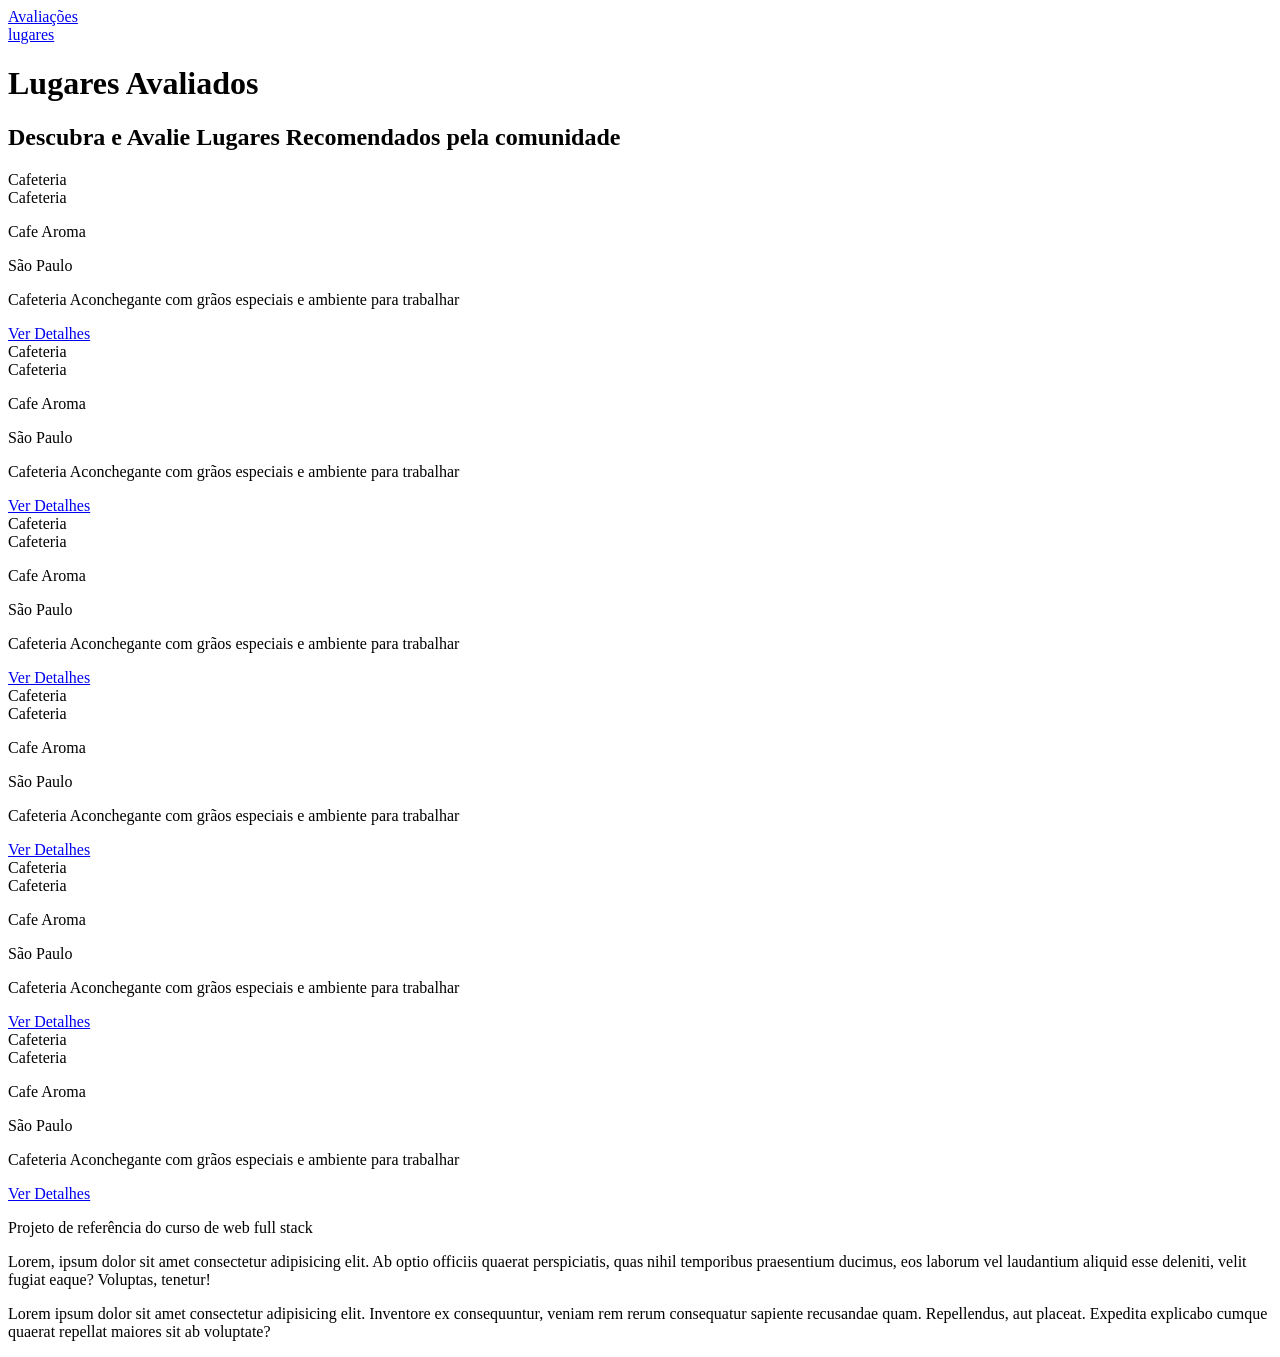
<file: index.html>
<!DOCTYPE html>
<html lang="pt-br">
<head>
    <meta charset="UTF-8">
    <meta name="viewport" content="width=device-width, initial-scale=1.0">
    <title>Avaliações | Lugares</title>
</head>
<body>
    <header class="cabecalho">
        <a href="index.html" class="cabecalho_logo">Avaliações</a>
        <nav class="cabecalho_nav"><a href="index.html">lugares</a></nav>
    </header>

    <main class="container">
        <h1 class="titulo_pagina">Lugares Avaliados</h1>
        <h2 class="subtitulo_pagina">Descubra e Avalie Lugares Recomendados pela comunidade</h2>
        <article class="card" data_categoria="Cafeteria">
            <div class="card_banner" aria-hidden="true">Cafeteria</div>
            <div class="card_body">
                <span class="badge">Cafeteria</span>
                <p class="card_title">Cafe Aroma</p>
                <p class="card_cidade">São Paulo</p>
                <p class="card_descricao">Cafeteria Aconchegante com grãos especiais e ambiente para trabalhar</p>
                <a href="detalhe.html" class="card_link">Ver Detalhes</a>
            </div>
        </article>
        <article class="card" data_categoria="Cafeteria">
            <div class="card_banner" aria-hidden="true">Cafeteria</div>
            <div class="card_body">
                <span class="badge">Cafeteria</span>
                <p class="card_title">Cafe Aroma</p>
                <p class="card_cidade">São Paulo</p>
                <p class="card_descricao">Cafeteria Aconchegante com grãos especiais e ambiente para trabalhar</p>
                <a href="detalhe.html" class="card_link">Ver Detalhes</a>
            </div>
        </article>
        <article class="card" data_categoria="Cafeteria">
            <div class="card_banner" aria-hidden="true">Cafeteria</div>
            <div class="card_body">
                <span class="badge">Cafeteria</span>
                <p class="card_title">Cafe Aroma</p>
                <p class="card_cidade">São Paulo</p>
                <p class="card_descricao">Cafeteria Aconchegante com grãos especiais e ambiente para trabalhar</p>
                <a href="detalhe.html" class="card_link">Ver Detalhes</a>
            </div>
        </article>
        <article class="card" data_categoria="Cafeteria">
            <div class="card_banner" aria-hidden="true">Cafeteria</div>
            <div class="card_body">
                <span class="badge">Cafeteria</span>
                <p class="card_title">Cafe Aroma</p>
                <p class="card_cidade">São Paulo</p>
                <p class="card_descricao">Cafeteria Aconchegante com grãos especiais e ambiente para trabalhar</p>
                <a href="detalhe.html" class="card_link">Ver Detalhes</a>
            </div>
        </article>
        <article class="card" data_categoria="Cafeteria">
            <div class="card_banner" aria-hidden="true">Cafeteria</div>
            <div class="card_body">
                <span class="badge">Cafeteria</span>
                <p class="card_title">Cafe Aroma</p>
                <p class="card_cidade">São Paulo</p>
                <p class="card_descricao">Cafeteria Aconchegante com grãos especiais e ambiente para trabalhar</p>
                <a href="detalhe.html" class="card_link">Ver Detalhes</a>
            </div>
        </article>
        <article class="card" data_categoria="Cafeteria">
            <div class="card_banner" aria-hidden="true">Cafeteria</div>
            <div class="card_body">
                <span class="badge">Cafeteria</span>
                <p class="card_title">Cafe Aroma</p>
                <p class="card_cidade">São Paulo</p>
                <p class="card_descricao">Cafeteria Aconchegante com grãos especiais e ambiente para trabalhar</p>
                <a href="detalhe.html" class="card_link">Ver Detalhes</a>
            </div>
        </article>
    </main>

    <footer class="rodape">
        <p>Projeto de referência do curso de web full stack</p>
        <p>Lorem, ipsum dolor sit amet consectetur adipisicing elit. Ab optio officiis quaerat perspiciatis, quas nihil temporibus praesentium ducimus, eos laborum vel laudantium aliquid esse deleniti, velit fugiat eaque? Voluptas, tenetur!</p>
        <p>Lorem ipsum dolor sit amet consectetur adipisicing elit. Inventore ex consequuntur, veniam rem rerum consequatur sapiente recusandae quam. Repellendus, aut placeat. Expedita explicabo cumque quaerat repellat maiores sit ab voluptate?</p>
    </footer>
</body>
</html>
</file>
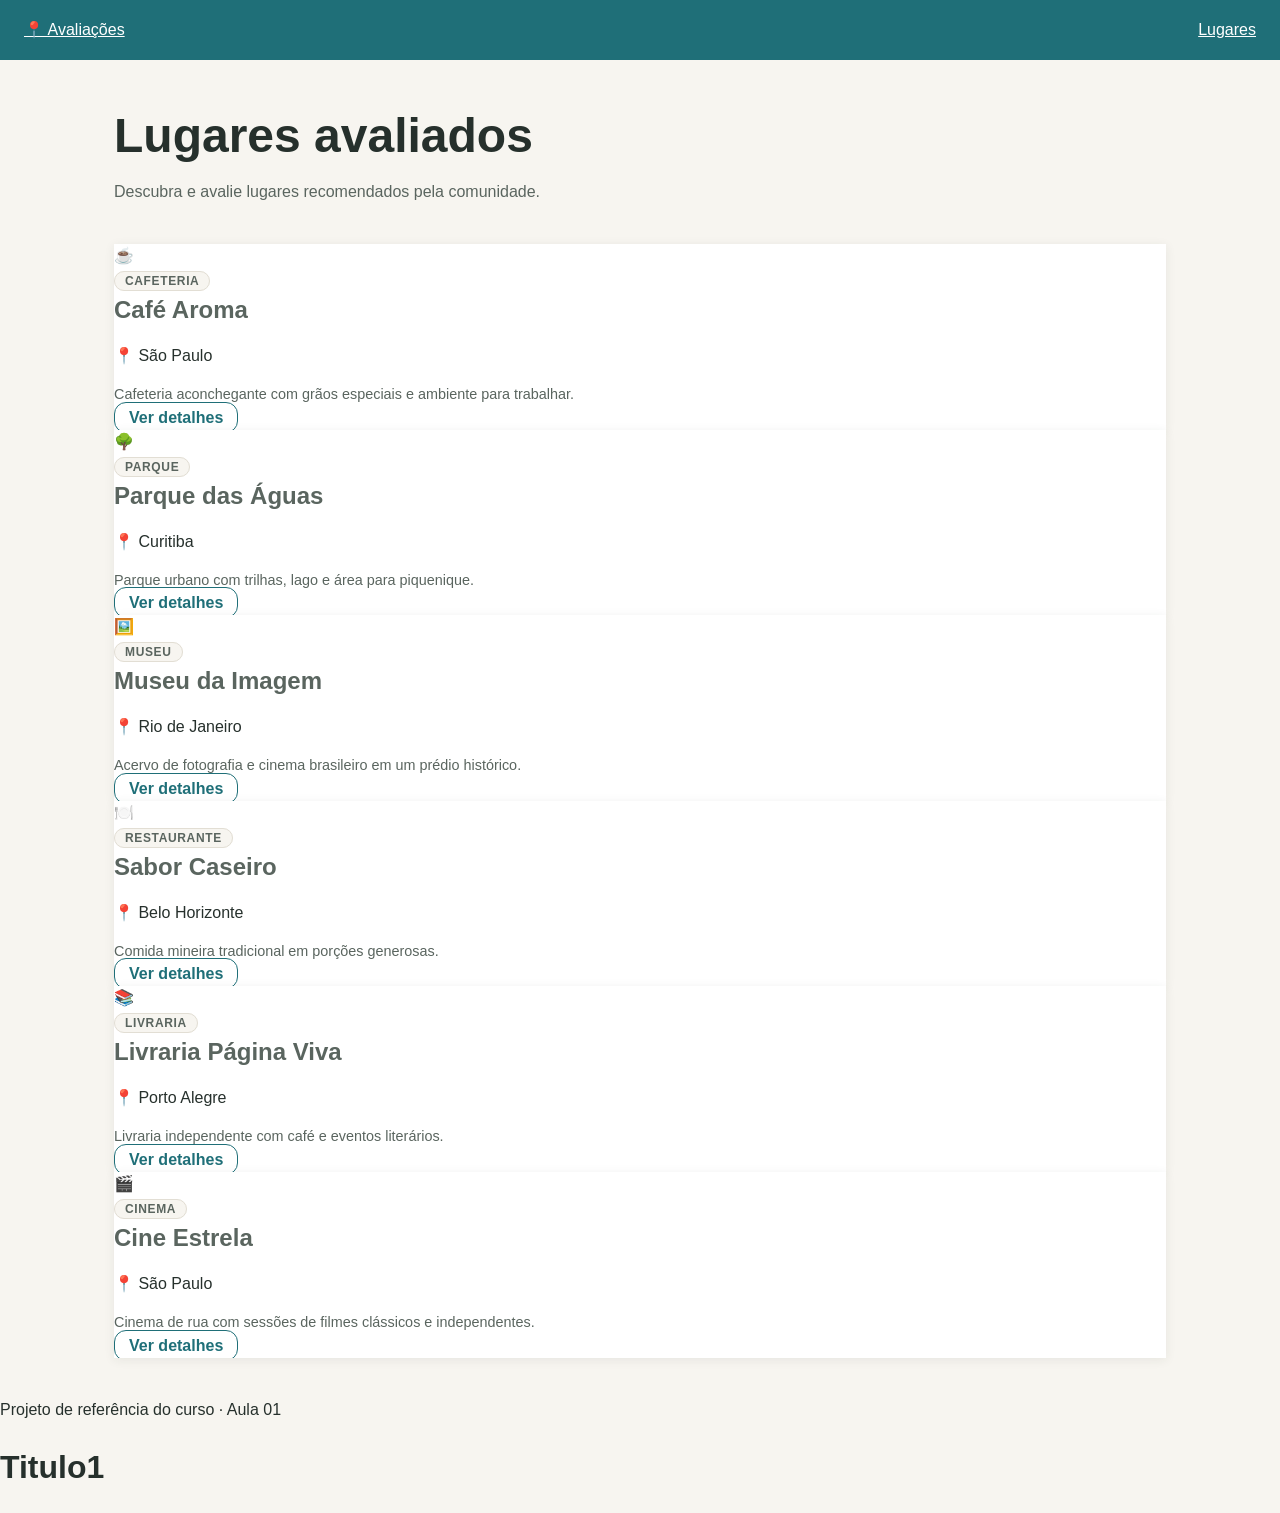
<file: Desenvolvimento Web Full Stack/lições/index.html>
<!DOCTYPE html>
<html lang="pt-BR">
<head>
  <meta charset="UTF-8" />
  <meta name="viewport" content="width=device-width, initial-scale=1.0" />
  <title>Avaliações | Lugares</title>
  <link rel="stylesheet" href="css/style.css" />
</head>
<body>
  <header class="cabecalho">
    <a href="index.html" class="cabecalho__logo">📍 Avaliações</a>
    <nav class="cabecalho__nav">
      <a href="index.html">Lugares</a>
    </nav>
  </header>

  <main class="container">
    <h1 class="titulo-pagina">Lugares avaliados</h1>
    <p class="subtitulo-pagina">Descubra e avalie lugares recomendados pela comunidade.</p>

    <div class="cards-grid">
      <article class="card" data-categoria="cafeteria">
        <div class="card-banner" aria-hidden="true">☕</div>
        <div class="card-body">
          <span class="badge">Cafeteria</span>
          <h2 class="card-title">Café Aroma</h2>
          <p class="card-cidade">📍 São Paulo</p>
          <p class="card-descricao">Cafeteria aconchegante com grãos especiais e ambiente para trabalhar.</p>
          <a class="card-link" href="detalhe.html">Ver detalhes</a>
        </div>
      </article>

      <article class="card" data-categoria="parque">
        <div class="card-banner" aria-hidden="true">🌳</div>
        <div class="card-body">
          <span class="badge">Parque</span>
          <h2 class="card-title">Parque das Águas</h2>
          <p class="card-cidade">📍 Curitiba</p>
          <p class="card-descricao">Parque urbano com trilhas, lago e área para piquenique.</p>
          <a class="card-link" href="detalhe.html">Ver detalhes</a>
        </div>
      </article>

      <article class="card" data-categoria="museu">
        <div class="card-banner" aria-hidden="true">🖼️</div>
        <div class="card-body">
          <span class="badge">Museu</span>
          <h2 class="card-title">Museu da Imagem</h2>
          <p class="card-cidade">📍 Rio de Janeiro</p>
          <p class="card-descricao">Acervo de fotografia e cinema brasileiro em um prédio histórico.</p>
          <a class="card-link" href="detalhe.html">Ver detalhes</a>
        </div>
      </article>

      <article class="card" data-categoria="restaurante">
        <div class="card-banner" aria-hidden="true">🍽️</div>
        <div class="card-body">
          <span class="badge">Restaurante</span>
          <h2 class="card-title">Sabor Caseiro</h2>
          <p class="card-cidade">📍 Belo Horizonte</p>
          <p class="card-descricao">Comida mineira tradicional em porções generosas.</p>
          <a class="card-link" href="detalhe.html">Ver detalhes</a>
        </div>
      </article>

      <article class="card" data-categoria="livraria">
        <div class="card-banner" aria-hidden="true">📚</div>
        <div class="card-body">
          <span class="badge">Livraria</span>
          <h2 class="card-title">Livraria Página Viva</h2>
          <p class="card-cidade">📍 Porto Alegre</p>
          <p class="card-descricao">Livraria independente com café e eventos literários.</p>
          <a class="card-link" href="detalhe.html">Ver detalhes</a>
        </div>
      </article>

      <article class="card" data-categoria="cinema">
        <div class="card-banner" aria-hidden="true">🎬</div>
        <div class="card-body">
          <span class="badge">Cinema</span>
          <h2 class="card-title">Cine Estrela</h2>
          <p class="card-cidade">📍 São Paulo</p>
          <p class="card-descricao">Cinema de rua com sessões de filmes clássicos e independentes.</p>
          <a class="card-link" href="detalhe.html">Ver detalhes</a>
        </div>
      </article>
    </div>
  </main>

  <footer class="rodape">
    Projeto de referência do curso &middot; Aula 01
  </footer>
  <h1>Titulo1</h1>
</body>
</html>
</file>
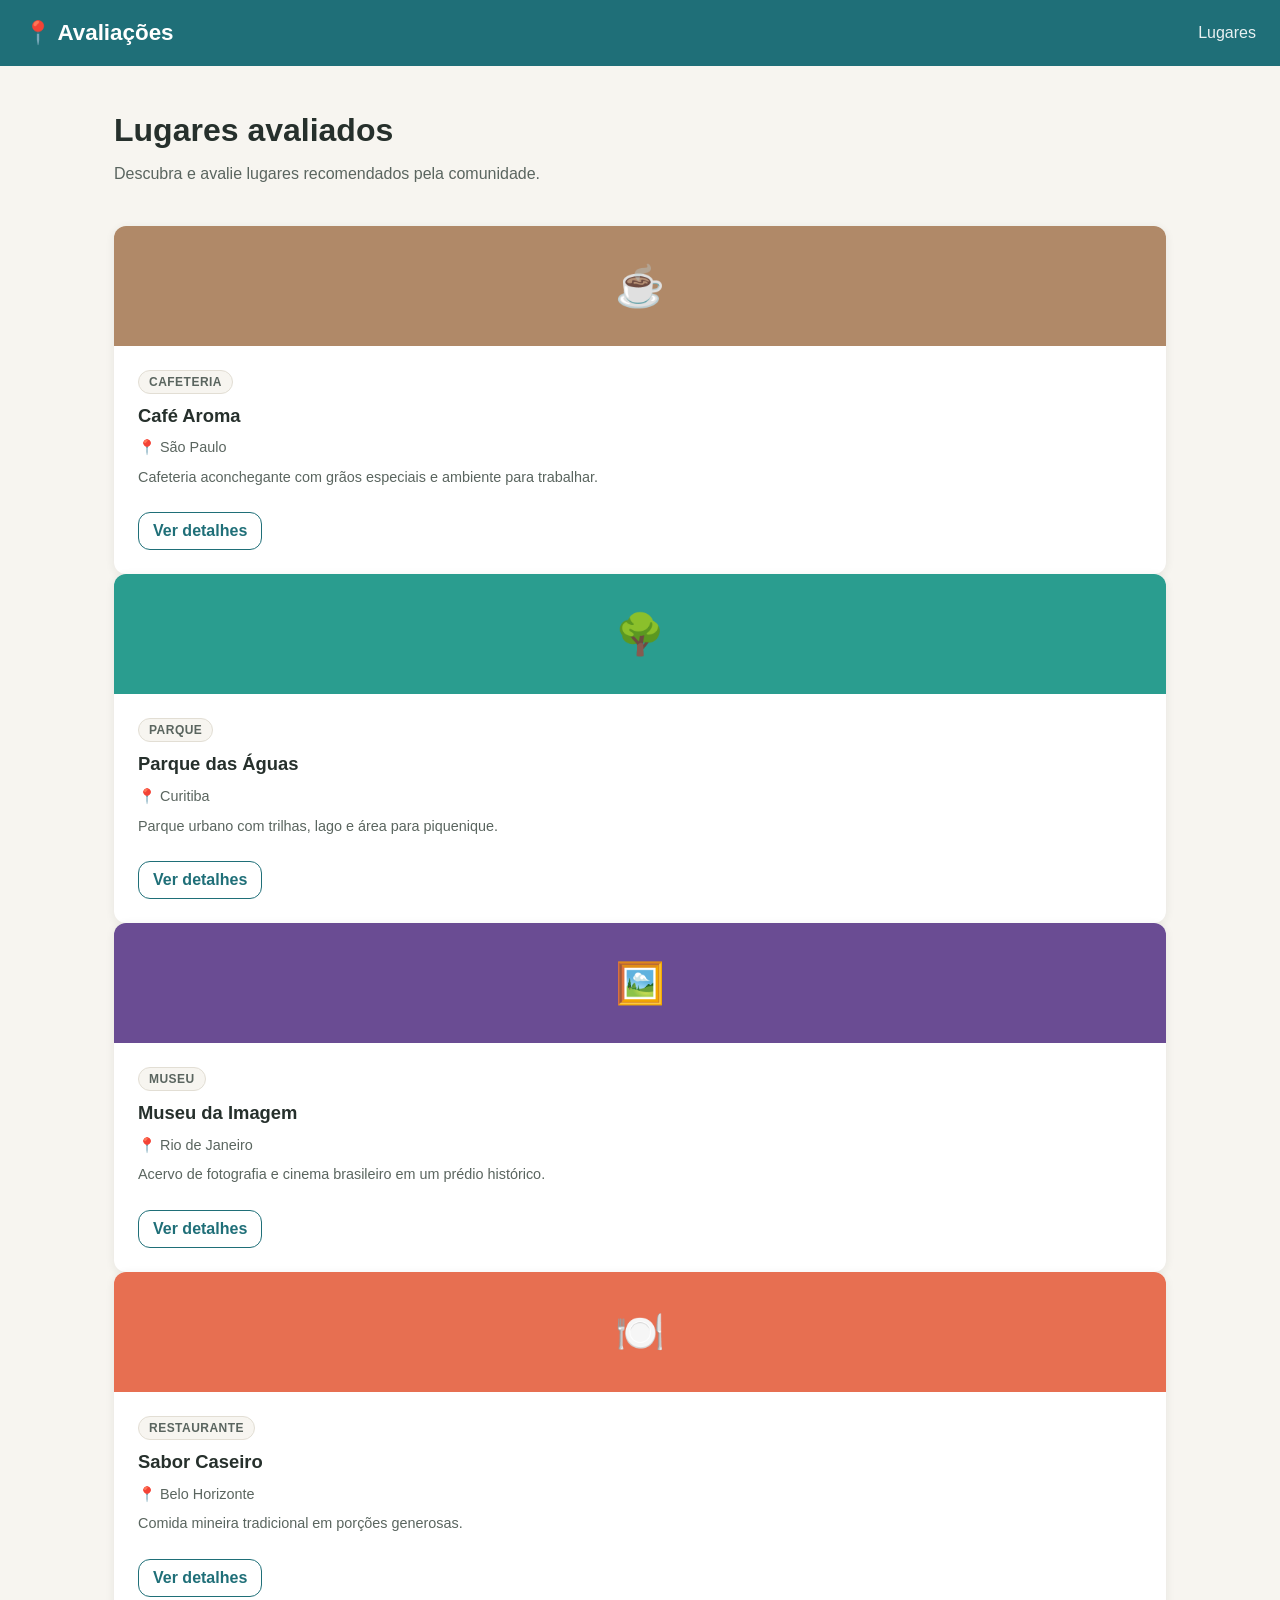
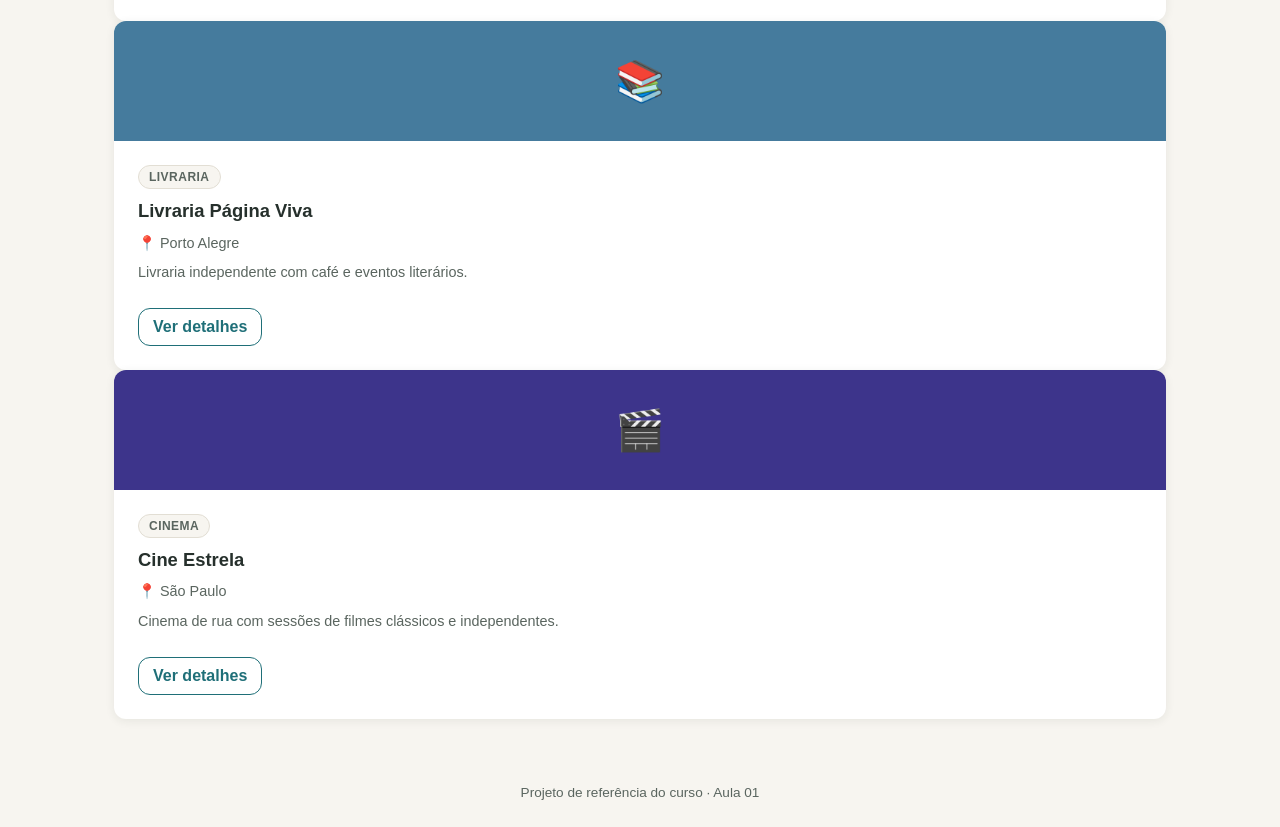
<file: Desenvolvimento Web Full Stack/lições/starter/index.html>
<!DOCTYPE html>
<html lang="pt-BR">
<head>
  <meta charset="UTF-8" />
  <meta name="viewport" content="width=device-width, initial-scale=1.0" />
  <title>Avaliações | Lugares</title>
  <link rel="stylesheet" href="css/style.css" />
</head>
<body>
  <header class="cabecalho">
    <a href="index.html" class="cabecalho__logo">📍 Avaliações</a>
    <nav class="cabecalho__nav">
      <a href="index.html">Lugares</a>
    </nav>
  </header>

  <main class="container">
    <h1 class="titulo-pagina">Lugares avaliados</h1>
    <p class="subtitulo-pagina">Descubra e avalie lugares recomendados pela comunidade.</p>

    <div class="cards-grid">
      <article class="card" data-categoria="cafeteria">
        <div class="card-banner" aria-hidden="true">☕</div>
        <div class="card-body">
          <span class="badge">Cafeteria</span>
          <h2 class="card-title">Café Aroma</h2>
          <p class="card-cidade">📍 São Paulo</p>
          <p class="card-descricao">Cafeteria aconchegante com grãos especiais e ambiente para trabalhar.</p>
          <a class="card-link" href="detalhe.html">Ver detalhes</a>
        </div>
      </article>

      <article class="card" data-categoria="parque">
        <div class="card-banner" aria-hidden="true">🌳</div>
        <div class="card-body">
          <span class="badge">Parque</span>
          <h2 class="card-title">Parque das Águas</h2>
          <p class="card-cidade">📍 Curitiba</p>
          <p class="card-descricao">Parque urbano com trilhas, lago e área para piquenique.</p>
          <a class="card-link" href="detalhe.html">Ver detalhes</a>
        </div>
      </article>

      <article class="card" data-categoria="museu">
        <div class="card-banner" aria-hidden="true">🖼️</div>
        <div class="card-body">
          <span class="badge">Museu</span>
          <h2 class="card-title">Museu da Imagem</h2>
          <p class="card-cidade">📍 Rio de Janeiro</p>
          <p class="card-descricao">Acervo de fotografia e cinema brasileiro em um prédio histórico.</p>
          <a class="card-link" href="detalhe.html">Ver detalhes</a>
        </div>
      </article>

      <article class="card" data-categoria="restaurante">
        <div class="card-banner" aria-hidden="true">🍽️</div>
        <div class="card-body">
          <span class="badge">Restaurante</span>
          <h2 class="card-title">Sabor Caseiro</h2>
          <p class="card-cidade">📍 Belo Horizonte</p>
          <p class="card-descricao">Comida mineira tradicional em porções generosas.</p>
          <a class="card-link" href="detalhe.html">Ver detalhes</a>
        </div>
      </article>

      <article class="card" data-categoria="livraria">
        <div class="card-banner" aria-hidden="true">📚</div>
        <div class="card-body">
          <span class="badge">Livraria</span>
          <h2 class="card-title">Livraria Página Viva</h2>
          <p class="card-cidade">📍 Porto Alegre</p>
          <p class="card-descricao">Livraria independente com café e eventos literários.</p>
          <a class="card-link" href="detalhe.html">Ver detalhes</a>
        </div>
      </article>

      <article class="card" data-categoria="cinema">
        <div class="card-banner" aria-hidden="true">🎬</div>
        <div class="card-body">
          <span class="badge">Cinema</span>
          <h2 class="card-title">Cine Estrela</h2>
          <p class="card-cidade">📍 São Paulo</p>
          <p class="card-descricao">Cinema de rua com sessões de filmes clássicos e independentes.</p>
          <a class="card-link" href="detalhe.html">Ver detalhes</a>
        </div>
      </article>
    </div>
  </main>

  <footer class="rodape">
    Projeto de referência do curso &middot; Aula 01
  </footer>
</body>
</html>
</file>
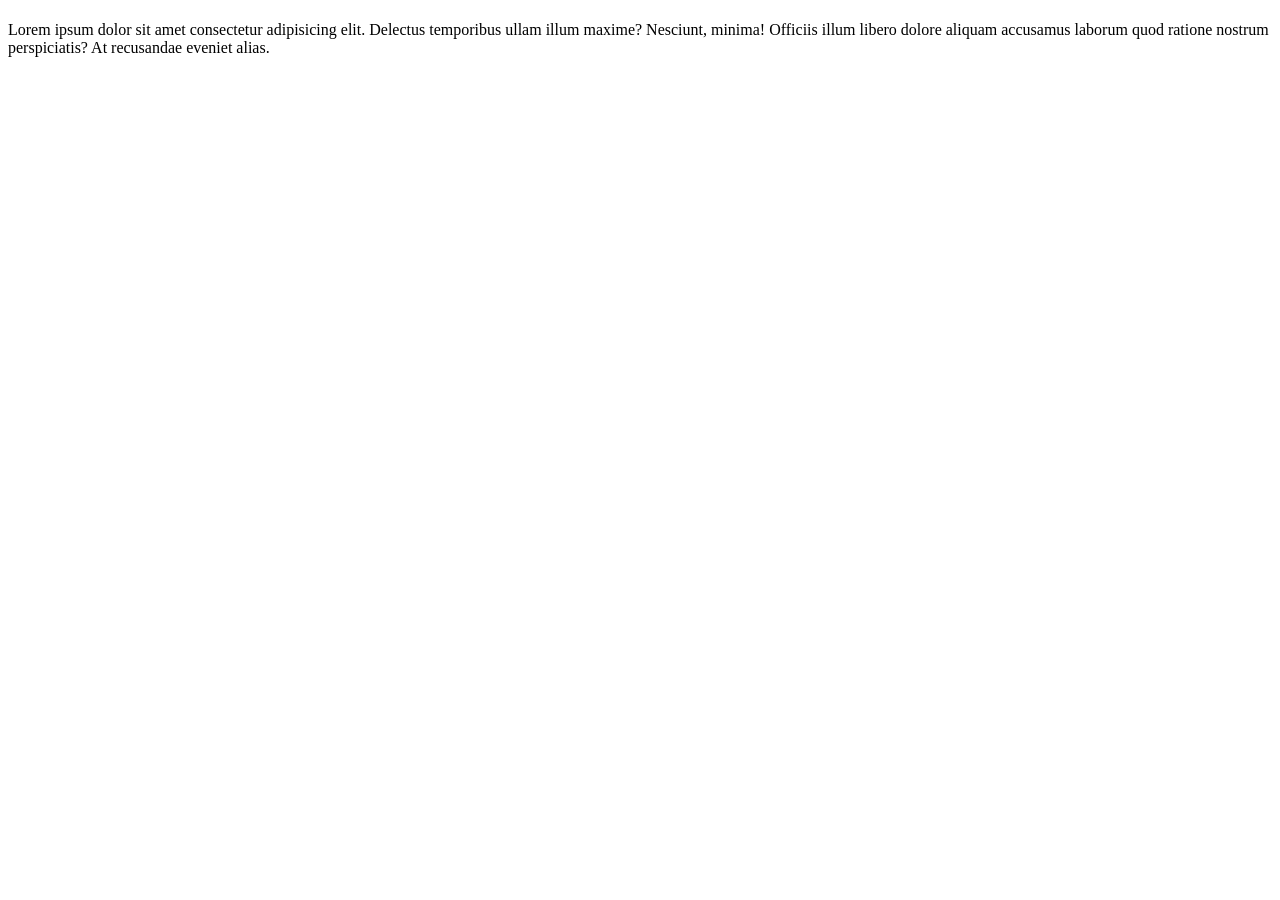
<file: Desenvolvimento Web Full Stack/lições/pagina2.html>
<!DOCTYPE html>
<html lang="en">
<head>
    <meta charset="UTF-8">
    <meta name="viewport" content="width=device-width, initial-scale=1.0">
    <title>Document</title>
</head>
<body>
    <h1></h1>
    <p>Lorem ipsum dolor sit amet consectetur adipisicing elit. Delectus temporibus ullam illum maxime? Nesciunt, minima! Officiis illum libero dolore aliquam accusamus laborum quod ratione nostrum perspiciatis? At recusandae eveniet alias.</p>
</body>
</html>
</file>
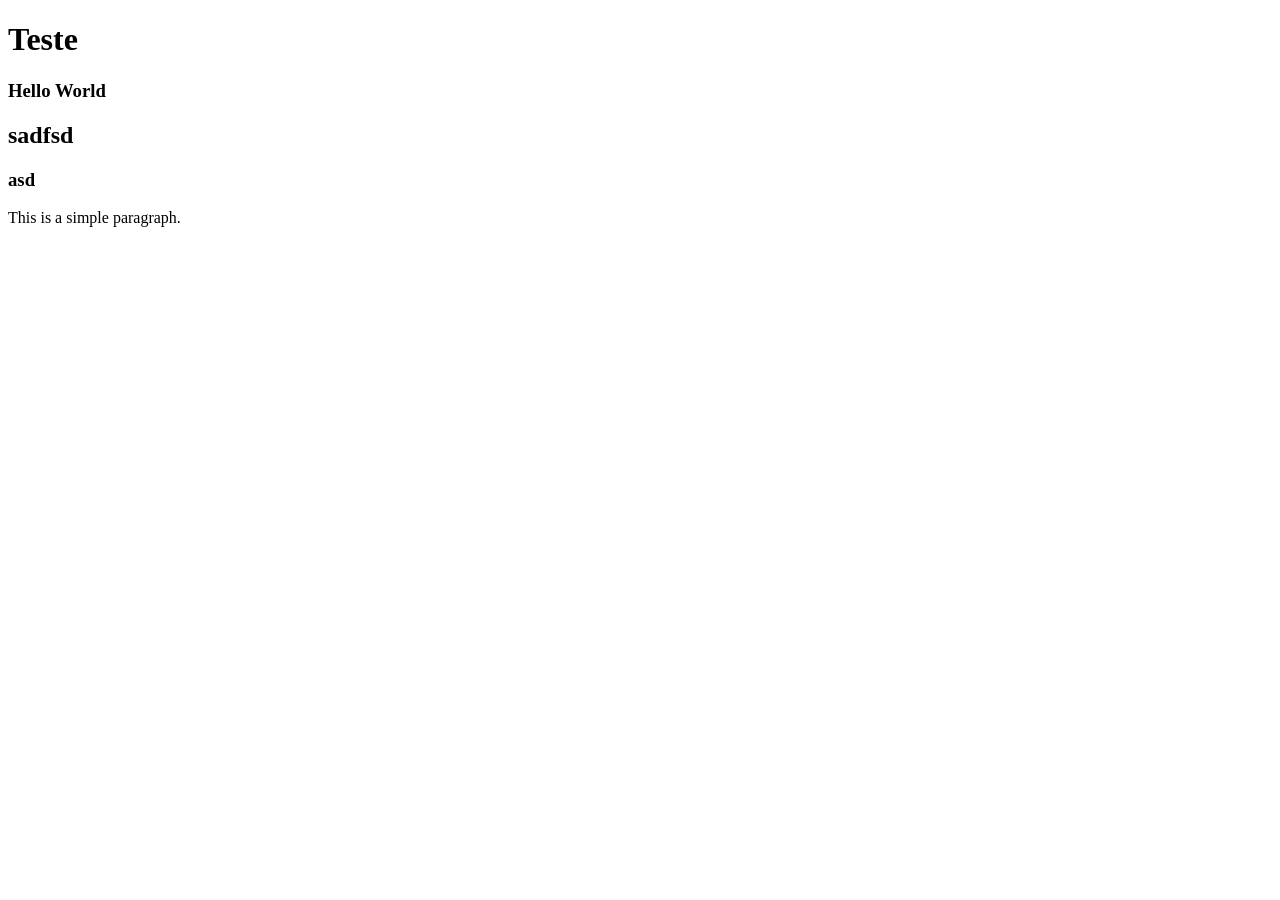
<file: Desenvolvimento Web Full Stack/lições/pagina3.html>
<!DOCTYPE html>
<html lang="en">
<head>
    <meta charset="UTF-8">
    <meta name="viewport" content="width=device-width, initial-scale=1.0">
    <title>Document</title>
</head>
<body>
    <h1>Teste</h1>
    <h3>Hello World</h3>
    <h2>sadfsd</h2>
    <h3>asd</h3>
    <p>This is a simple paragraph.</p>
</body>
</html>
</file>
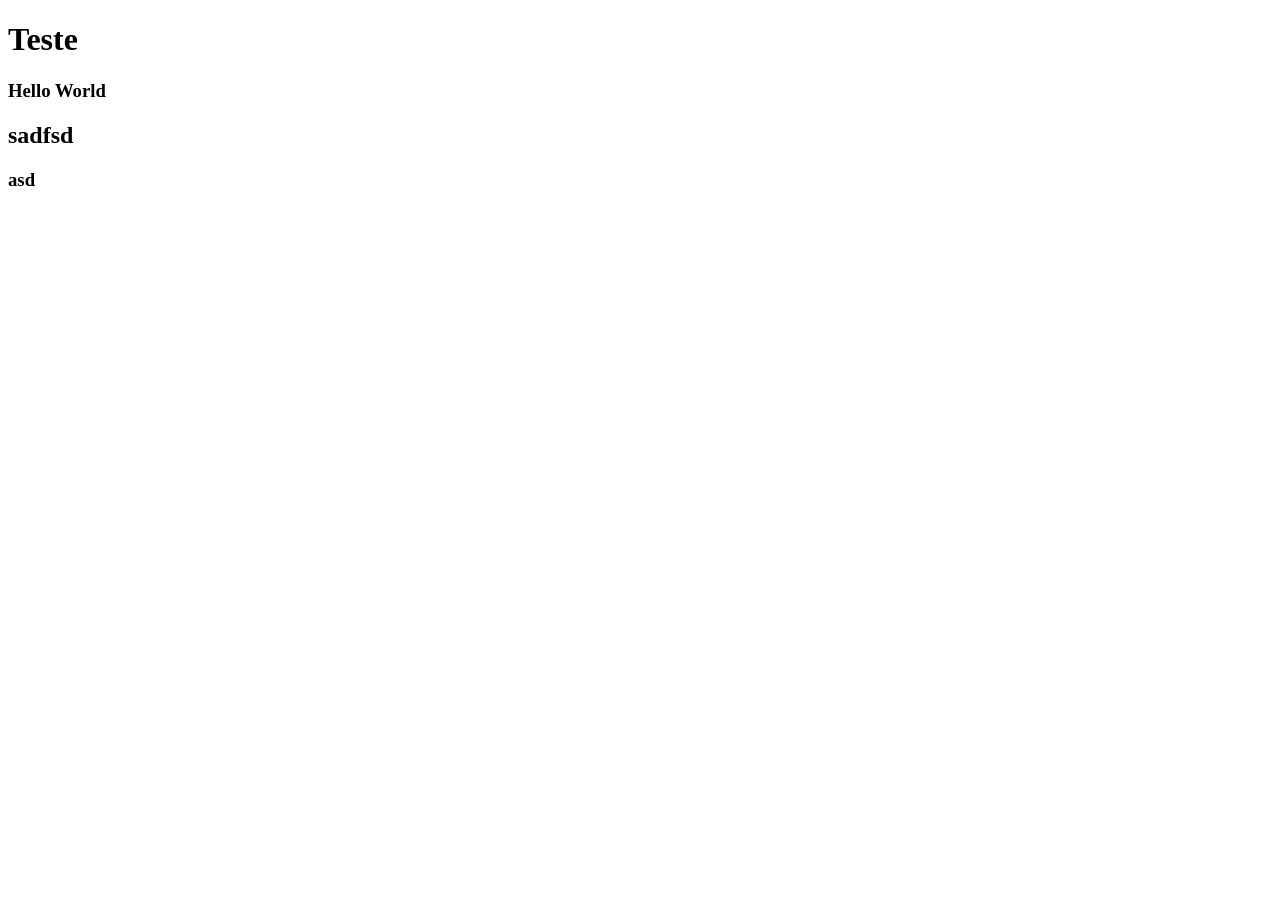
<file: Desenvolvimento Web Full Stack/PROJETOS/Projeto que deu errado/pagina3.html>
<!DOCTYPE html>
<html lang="en">
<head>
    <meta charset="UTF-8">
    <meta name="viewport" content="width=device-width, initial-scale=1.0">
    <title>Document</title>
</head>
<body>
    <h1>Teste</h1>
    <h3>Hello World</h3>
    <h2>sadfsd</h2>
    <h3>asd</h3>
</body>
</html>
</file>
<file: Desenvolvimento Web Full Stack/lições/css/style.css>
/* Padrões gerais */
:root{
    --cor-primaria: #1f6f78;
    --cor-primaria-escura: #144e55;
    --cor-fundo: #f7f5f0;
    --cor-texto: #26302c;
    --cor-texto-suave: #5a655f;
    --cor-borda: #e2ded4;
    --cor-estrela: #f5a623;
    --cor-branco: #ffffff;

    --cor-restaurante: #e76f51;
    --cor-parque: #2a9d8f;
    --cor-museu: #6a4c93;
    --cor-cafeteria: #b08968;
    --cor-livraria: #457b9d;
    --cor-restaurante: #3d348b;

    --raio:12px;
    --sombra:0 2px 10px rgba(38, 48, 44, 0.08);
    --sombra-hover:0 8px 20px rgba(38, 48, 44, 0.14);
    --espaco-1:8px;
    --espaco-2:18px;
    --espaco-3:24px;
    --espaco-4:40px; 
}

*{
    box-sizing: border-box;
}
body{
    margin: 0;
    background: var(--cor-fundo);
    color: var(--cor-texto);
    font-family: 'Segoe UI', Tahoma, Geneva, Verdana, sans-serif;
    line-height: 1.5;
}

a{
    color: inherit;
}
img{
    max-width: 100%;
    display: block;
}

/* Cabecalho */
.cabecalho{
background: var(--cor-primaria);
color: var(--cor-branco);
padding: var(--espaco-2) var(--espaco-3);
display: flex;
align-items: center;
justify-content: space-between;
}
.cabecalho_logo{
font-size: 1.4rem;
font-weight: 700;
text-decoration: none;
  color: var(--cor-branco);
}
.cabecalho_nav a{
color: var(--cor-branco);
text-decoration: none;
opacity: 0.9;
margin-left: var(--espaco-3);
}
.cabecalho_nav a:hover{
    opacity: 1;
    text-decoration: underline;
}

/* Layout Geral */
.container{
    max-width: 1100px;
    margin:0 auto;
    padding: var(--espaco-4) var(--espaco-3);
}

.titulo-pagina{
    margin: 0 0 var(--espaco-1);
    font-size: 3rem;
}
.subtitulo-pagina{
    margin: 0 0 var(--espaco-4);
    color: var(--cor-texto-suave)
}
.card{
    background: var(--cor-branco);
    box-shadow: var(--sombra);
    border-radius: var(raio);
    overflow: hidden;
    display: flex;
    flex-direction: column;
    transition: box-shadow 0.2s ease, transform 0.2s ease;
}
.card:hover{
    box-shadow: var(--sombra-hover);
    transform: translateY(-2px);
}
card-banner{
    height: 120px;
    display: flex;
    align-items: center;
    justify-content: center;
    font-size: 2.5rem;
    color: var(--cor-branco);
    background: var(--cor-texto-suave);
}
card-body{
    padding: var(--espaco-3);
    display: flex;
    flex-direction: column;
    gap: var(--espaco-1);
    flex: 1;
}
.badge{
    align-self: flex-start;
    font-size: 0.75rem;
    text-transform: uppercase;
    letter-spacing: 0.04rem;
    font-weight: 600;
    color: var(--cor-texto-suave);
    background-color: var(--cor-fundo);
    border: 1px solid var(--cor-borda);
    border-radius: 999px;
    padding: 2px 10px;
}
.card-title{
    margin: 0;
    color: var(--cor-texto-suave);
    font-size: 1.5rem;
}

.car-cidade{
    margin: 0;
    color: var(--cor-texto-suave);
    font-size: 0.9rem;
}
.card-descricao{
    margin: 0;
    font-size: 0.9rem;
    color: var(--cor-texto-suave);
    flex: 1;
}
.card-link{
    margin-top: var(--espaco-2);
    align-self: flex-start;
    text-decoration: none;
    font-weight: 600;
    color: var(--cor-primaria);
    border: 1px solid var(--cor-primaria);
    border-radius: var(--raio);
    padding: 6px 14px;
    transition: background 0.2s ease, color 0.2s ease;
}
.card-link:hover{
    background: var(--cor-primaria);
    color: var(--cor-branco);
}
</file>
<file: Desenvolvimento Web Full Stack/lições/starter/css/style.css>
/* ===== Design tokens ===== */
:root {
  --cor-primaria: #1f6f78;
  --cor-primaria-escura: #144e55;
  --cor-fundo: #f7f5f0;
  --cor-texto: #26302c;
  --cor-texto-suave: #5a655f;
  --cor-borda: #e2ded4;
  --cor-estrela: #f5a623;
  --cor-branco: #ffffff;

  --cor-restaurante: #e76f51;
  --cor-parque: #2a9d8f;
  --cor-museu: #6a4c93;
  --cor-cafeteria: #b08968;
  --cor-livraria: #457b9d;
  --cor-cinema: #3d348b;

  --raio: 12px;
  --sombra: 0 2px 10px rgba(38, 48, 44, 0.08);
  --sombra-hover: 0 8px 20px rgba(38, 48, 44, 0.14);
  --espaco-1: 8px;
  --espaco-2: 16px;
  --espaco-3: 24px;
  --espaco-4: 40px;
}

* {
  box-sizing: border-box;
}

body {
  margin: 0;
  font-family: "Segoe UI", Roboto, Arial, sans-serif;
  background: var(--cor-fundo);
  color: var(--cor-texto);
  line-height: 1.5;
}

a {
  color: inherit;
}

img {
  max-width: 100%;
  display: block;
}

/* ===== Header ===== */
.cabecalho {
  background: var(--cor-primaria);
  color: var(--cor-branco);
  padding: var(--espaco-2) var(--espaco-3);
  display: flex;
  align-items: center;
  justify-content: space-between;
}

.cabecalho__logo {
  font-size: 1.4rem;
  font-weight: 700;
  text-decoration: none;
  color: var(--cor-branco);
}

.cabecalho__nav a {
  color: var(--cor-branco);
  text-decoration: none;
  margin-left: var(--espaco-3);
  opacity: 0.9;
}

.cabecalho__nav a:hover {
  opacity: 1;
  text-decoration: underline;
}

/* ===== Layout geral ===== */
.container {
  max-width: 1100px;
  margin: 0 auto;
  padding: var(--espaco-4) var(--espaco-3);
}

.titulo-pagina {
  margin: 0 0 var(--espaco-1);
  font-size: 2rem;
}

.subtitulo-pagina {
  margin: 0 0 var(--espaco-4);
  color: var(--cor-texto-suave);
}

/* ===== Grid de cards (Flexbox) =====
   Nesta aula (01) ainda não escrevemos CSS de layout — a página inteira
   aparece "sem estilo" de posicionamento, com os cards empilhados na
   ordem em que aparecem no HTML (comportamento padrão de <article>, um
   elemento de bloco). Isso é esperado.

   O Flexbox desta grade é construído na Aula 02, junto com o CSS Grid
   da página de detalhe — veja o TODO (Aula 02, Parte 1) no
   css/style.css da pasta da Aula 02.
*/

.card {
  background: var(--cor-branco);
  border-radius: var(--raio);
  box-shadow: var(--sombra);
  overflow: hidden;
  display: flex;
  flex-direction: column;
  transition: box-shadow 0.2s ease, transform 0.2s ease;
}

.card:hover {
  box-shadow: var(--sombra-hover);
  transform: translateY(-2px);
}

.card-banner {
  height: 120px;
  display: flex;
  align-items: center;
  justify-content: center;
  font-size: 2.5rem;
  color: var(--cor-branco);
  background: var(--cor-texto-suave);
}

.card[data-categoria="restaurante"] .card-banner { background: var(--cor-restaurante); }
.card[data-categoria="parque"] .card-banner { background: var(--cor-parque); }
.card[data-categoria="museu"] .card-banner { background: var(--cor-museu); }
.card[data-categoria="cafeteria"] .card-banner { background: var(--cor-cafeteria); }
.card[data-categoria="livraria"] .card-banner { background: var(--cor-livraria); }
.card[data-categoria="cinema"] .card-banner { background: var(--cor-cinema); }

.card-body {
  padding: var(--espaco-3);
  display: flex;
  flex-direction: column;
  gap: var(--espaco-1);
  flex: 1;
}

.badge {
  align-self: flex-start;
  font-size: 0.75rem;
  text-transform: uppercase;
  letter-spacing: 0.04em;
  font-weight: 600;
  color: var(--cor-texto-suave);
  background: var(--cor-fundo);
  border: 1px solid var(--cor-borda);
  border-radius: 999px;
  padding: 2px 10px;
}

.card-title {
  margin: 0;
  font-size: 1.15rem;
}

.card-cidade {
  margin: 0;
  color: var(--cor-texto-suave);
  font-size: 0.9rem;
}

.card-descricao {
  margin: 0;
  color: var(--cor-texto-suave);
  font-size: 0.9rem;
  flex: 1;
}

.card-link {
  margin-top: var(--espaco-2);
  align-self: flex-start;
  text-decoration: none;
  font-weight: 600;
  color: var(--cor-primaria);
  border: 1px solid var(--cor-primaria);
  border-radius: var(--raio);
  padding: 6px 14px;
  transition: background 0.2s ease, color 0.2s ease;
}

.card-link:hover {
  background: var(--cor-primaria);
  color: var(--cor-branco);
}

/* ===== Rodapé ===== */
.rodape {
  text-align: center;
  padding: var(--espaco-3);
  color: var(--cor-texto-suave);
  font-size: 0.85rem;
}
</file>
